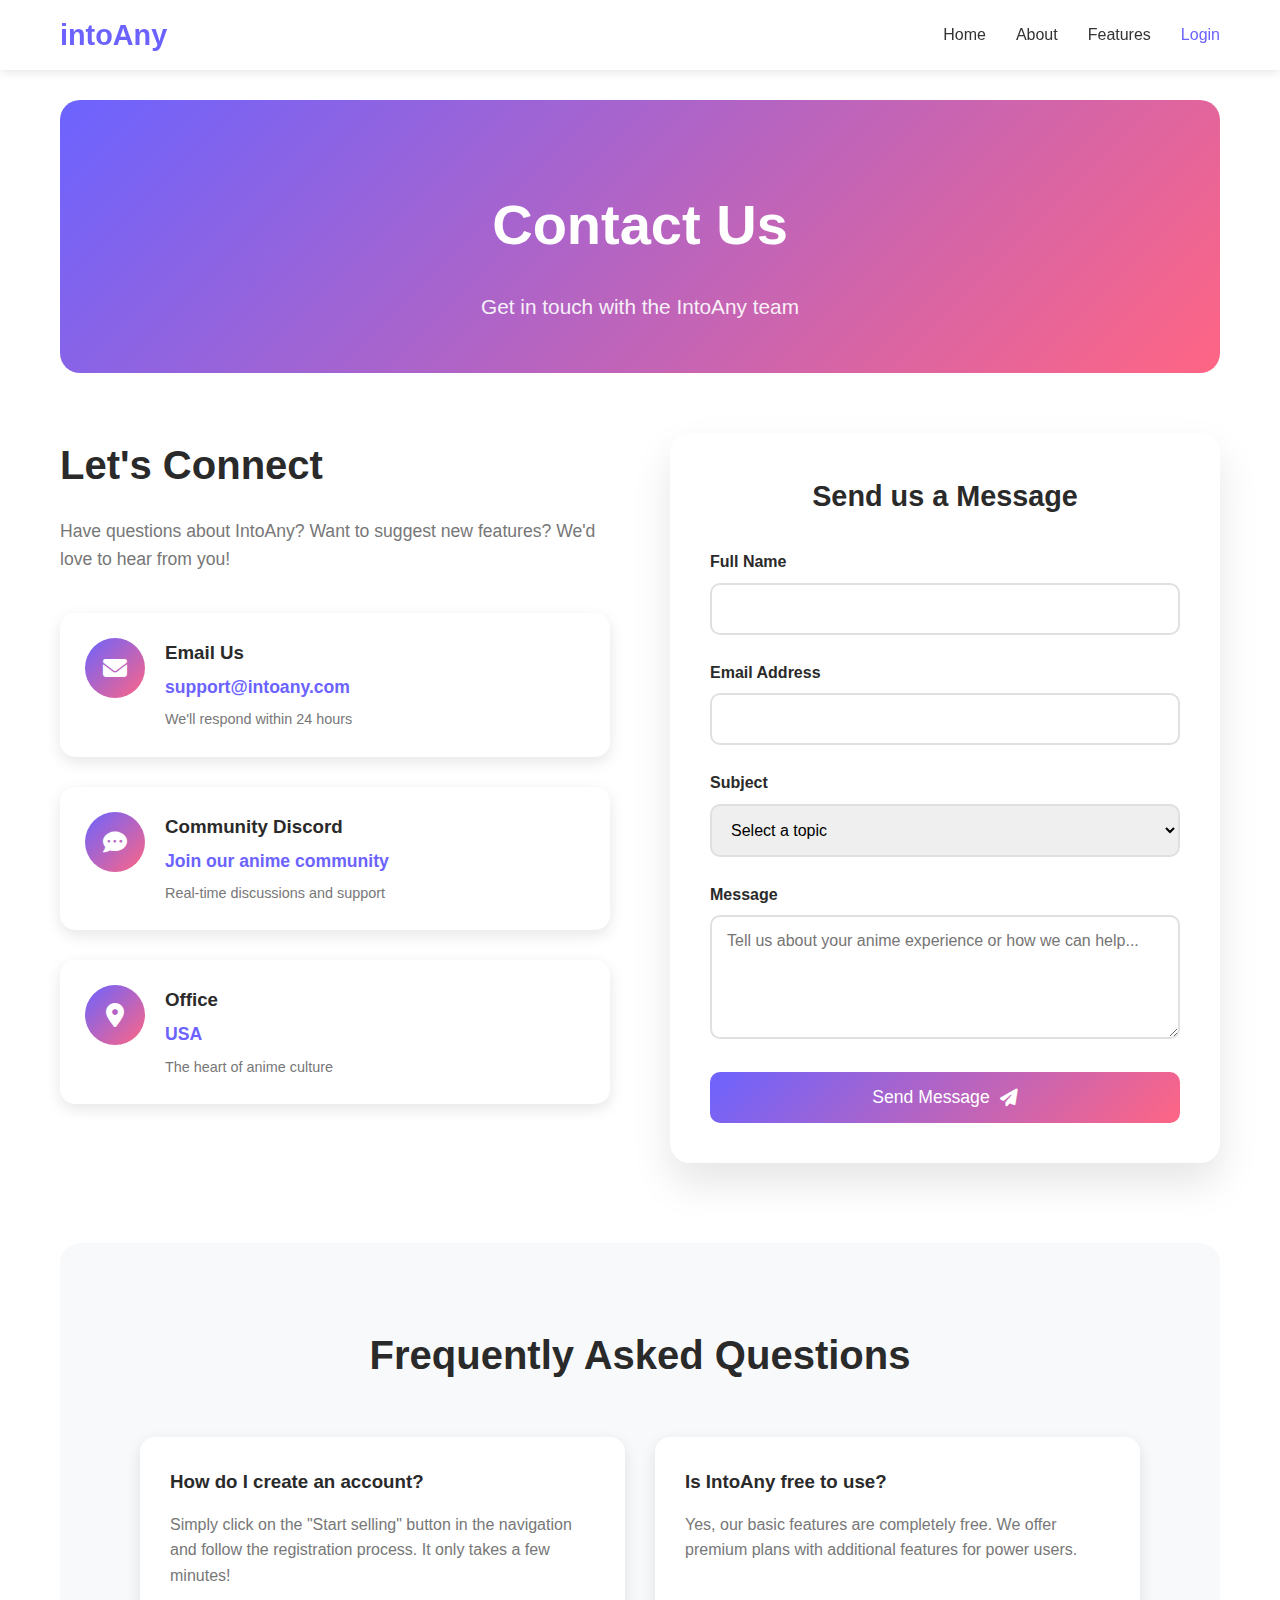
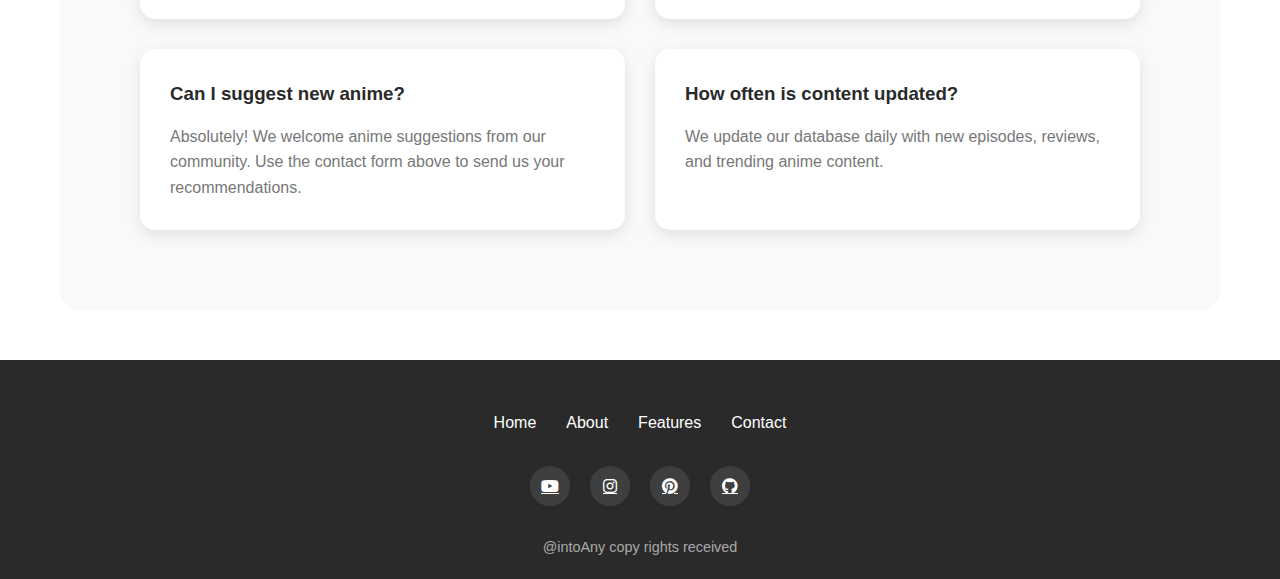
<file: contact.html>
<!DOCTYPE html>
<html lang="en">
<head>
    <meta charset="UTF-8">
    <meta name="viewport" content="width=device-width, initial-scale=1.0">
    <meta name="description" content="Contact IntoAny - Get in touch with our anime community">
    <title>Contact</title>
    <link rel="stylesheet" href="./css/main.css">
    <link rel="icon" href="./icon.png">
    <link rel="stylesheet" href="https://cdnjs.cloudflare.com/ajax/libs/font-awesome/6.4.0/css/all.min.css">
</head>
<body>
    <!-- Navigation -->
    <nav class="navbar">
        <div class="nav-container">
            <div class="nav-logo">
                <a href="index.html">intoAny</a>
            </div>
            <div class="nav-menu">
                <a href="./index.html" class="nav-link">Home</a>
                <a href="./about.html" class="nav-link">About</a>
                <a href="./features.html" class="nav-link">Features</a>
                <a href="#" class="nav-link login-btn">Login</a>
            </div>
            <div class="hamburger">
                <span class="bar"></span>
                <span class="bar"></span>
                <span class="bar"></span>
            </div>
        </div>
    </nav>

    <!-- Main Content -->
    <main class="page-container">
        <section class="page-hero">
            <div class="page-hero-content">
                <h1>Contact Us</h1>
                <p>Get in touch with the IntoAny team</p>
            </div>
        </section>

        <section class="contact-section">
            <div class="contact-container">
                <div class="contact-info">
                    <h2>Let's Connect</h2>
                    <p>Have questions about IntoAny? Want to suggest new features? We'd love to hear from you!</p>
                    
                    <div class="contact-methods">
                        <article class="contact-method">
                            <div class="method-icon">
                                <i class="fas fa-envelope"></i>
                            </div>
                            <div class="method-info">
                                <h3>Email Us</h3>
                                <p>support@intoany.com</p>
                                <span>We'll respond within 24 hours</span>
                            </div>
                        </article>

                        <article class="contact-method">
                            <div class="method-icon">
                                <i class="fas fa-comment-dots"></i>
                            </div>
                            <div class="method-info">
                                <h3>Community Discord</h3>
                                <p>Join our anime community</p>
                                <span>Real-time discussions and support</span>
                            </div>
                        </article>

                        <article class="contact-method">
                            <div class="method-icon">
                                <i class="fas fa-map-marker-alt"></i>
                            </div>
                            <div class="method-info">
                                <h3>Office</h3>
                                <p>USA</p>
                                <span>The heart of anime culture</span>
                            </div>
                        </article>
                    </div>
                </div>

                <aside class="contact-form-container">
                    <form class="contact-form" id="contactForm">
                        <h3>Send us a Message</h3>
                        
                        <div class="form-group">
                            <label for="name">Full Name</label>
                            <input type="text" id="name" name="name" required>
                        </div>

                        <div class="form-group">
                            <label for="email">Email Address</label>
                            <input type="email" id="email" name="email" required>
                        </div>

                        <div class="form-group">
                            <label for="subject">Subject</label>
                            <select id="subject" name="subject" required>
                                <option value="">Select a topic</option>
                                <option value="general">General Inquiry</option>
                                <option value="support">Technical Support</option>
                                <option value="feature">Feature Request</option>
                                <option value="partnership">Partnership</option>
                                <option value="other">Other</option>
                            </select>
                        </div>

                        <div class="form-group">
                            <label for="message">Message</label>
                            <textarea id="message" name="message" rows="5" required placeholder="Tell us about your anime experience or how we can help..."></textarea>
                        </div>

                        <button type="submit" class="submit-btn">
                            <span>Send Message</span>
                            <i class="fas fa-paper-plane"></i>
                        </button>
                    </form>
                </aside>
            </div>
        </section>

        <section class="faq-section">
            <div class="faq-container">
                <h2>Frequently Asked Questions</h2>
                <div class="faq-grid">
                    <article class="faq-item">
                        <h3>How do I create an account?</h3>
                        <p>Simply click on the "Start selling" button in the navigation and follow the registration process. It only takes a few minutes!</p>
                    </article>

                    <article class="faq-item">
                        <h3>Is IntoAny free to use?</h3>
                        <p>Yes, our basic features are completely free. We offer premium plans with additional features for power users.</p>
                    </article>

                    <article class="faq-item">
                        <h3>Can I suggest new anime?</h3>
                        <p>Absolutely! We welcome anime suggestions from our community. Use the contact form above to send us your recommendations.</p>
                    </article>

                    <article class="faq-item">
                        <h3>How often is content updated?</h3>
                        <p>We update our database daily with new episodes, reviews, and trending anime content.</p>
                    </article>
                </div>
            </div>
        </section>
    </main>

    <!-- Footer -->
    <footer class="footer">
        <div class="footer-content">
            <div class="footer-links">
                <a href="./index.html">Home</a>
                <a href="./about.html">About</a>
                <a href="./features.html">Features</a>
                <a href="./contact.html">Contact</a>
            </div>
            <div class="social-icons">
                <a href="https://www.youtube.com/@intoAny" aria-label="YouTube"><i class="fab fa-youtube"></i></a>
                <a href="https://www.instagram.com/intoany_?igsh=MWdmZG83OHk0bDVhNw==" aria-label="Instagram"><i class="fab fa-instagram"></i></a>
                <a href="http://www.pinterest.com/intoAny" aria-label="Pinterest"><i class="fab fa-pinterest"></i></a>
                <a href="https://github.com/intoAny" aria-label="GitHub"><i class="fab fa-github"></i></a>
            </div>
            <div class="footer-text">
                <p>@intoAny copy rights received</p>
            </div>
        </div>
    </footer>

    <script src="./js/main.js"></script>
    <script>
        // Contact form handling
        document.getElementById('contactForm').addEventListener('submit', function(e) {
            e.preventDefault();
            alert('Thank you for your message! We will get back to you soon.');
            this.reset();
        });
    </script>
</body>
</html>
</file>
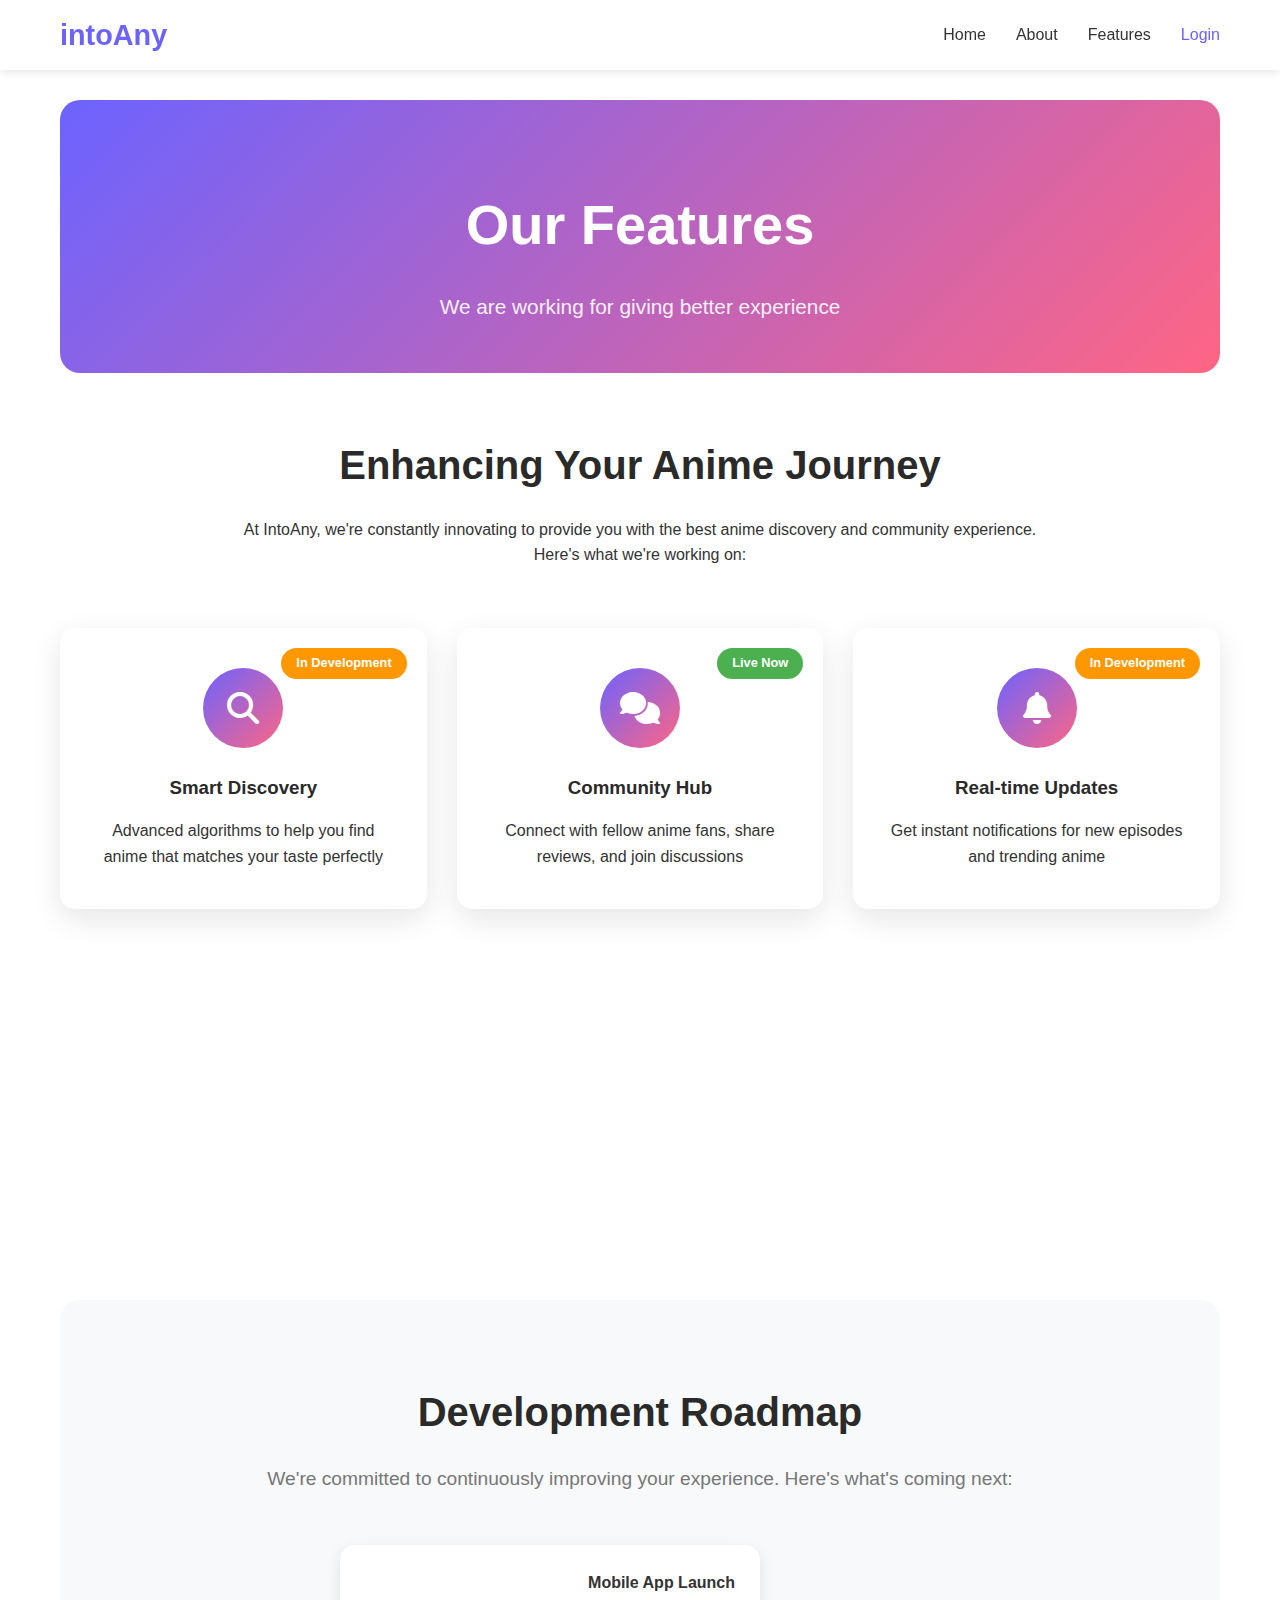
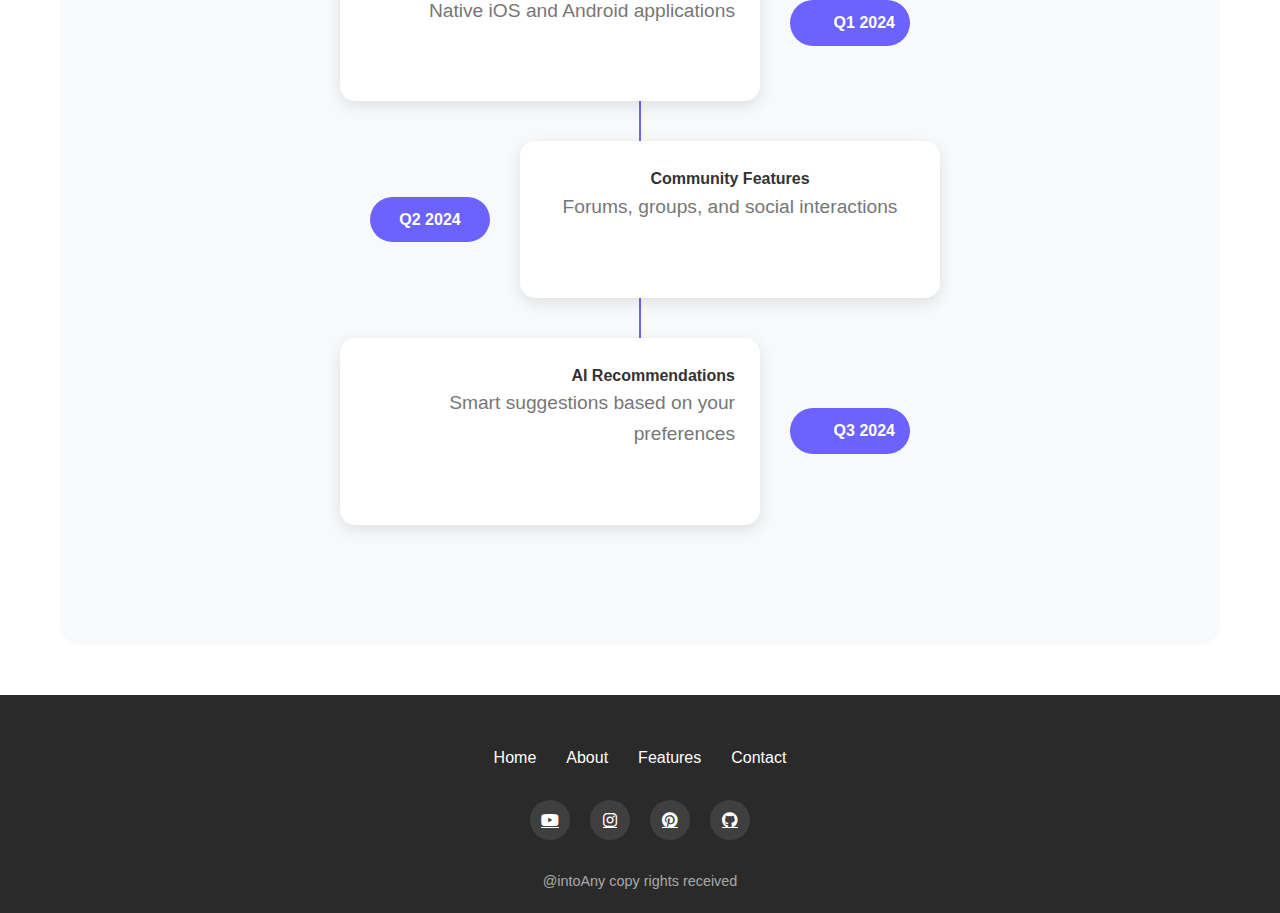
<file: features.html>
<!DOCTYPE html>
<html lang="en">
<head>
    <meta charset="UTF-8">
    <meta name="viewport" content="width=device-width, initial-scale=1.0">
    <meta name="description" content="Discover IntoAny features - We're working to give you the best anime experience">
    <title>Features </title>
    <link rel="stylesheet" href="./css/main.css">
    <link rel="icon" href="./icon.png">
    <link rel="stylesheet" href="https://cdnjs.cloudflare.com/ajax/libs/font-awesome/6.4.0/css/all.min.css">
</head>
<body>
    <!-- Navigation -->
    <nav class="navbar">
        <div class="nav-container">
            <div class="nav-logo">
                <a href="index.html">intoAny</a>
            </div>
            <div class="nav-menu">
                <a href="./index.html" class="nav-link">Home</a>
                <a href="./about.html" class="nav-link">About</a>
                <a href="./features.html" class="nav-link">Features</a>
                <a href="#" class="nav-link login-btn">Login</a>
            </div>
            <div class="hamburger">
                <span class="bar"></span>
                <span class="bar"></span>
                <span class="bar"></span>
            </div>
        </div>
    </nav>

    <!-- Main Content -->
    <main class="page-container">
        <section class="page-hero">
            <div class="page-hero-content">
                <h1>Our Features</h1>
                <p>We are working for giving better experience</p>
            </div>
        </section>

        <section class="features-main">
            <div class="features-intro">
                <h2>Enhancing Your Anime Journey</h2>
                <p>At IntoAny, we're constantly innovating to provide you with the best anime discovery and community experience. Here's what we're working on:</p>
            </div>

            <div class="features-grid">
                <article class="feature-card">
                    <div class="feature-icon">
                        <i class="fas fa-search"></i>
                    </div>
                    <h3>Smart Discovery</h3>
                    <p>Advanced algorithms to help you find anime that matches your taste perfectly</p>
                    <span class="status-badge in-progress">In Development</span>
                </article>

                <article class="feature-card">
                    <div class="feature-icon">
                        <i class="fas fa-comments"></i>
                    </div>
                    <h3>Community Hub</h3>
                    <p>Connect with fellow anime fans, share reviews, and join discussions</p>
                    <span class="status-badge live">Live Now</span>
                </article>

                <article class="feature-card">
                    <div class="feature-icon">
                        <i class="fas fa-bell"></i>
                    </div>
                    <h3>Real-time Updates</h3>
                    <p>Get instant notifications for new episodes and trending anime</p>
                    <span class="status-badge in-progress">In Development</span>
                </article>

                <article class="feature-card">
                    <div class="feature-icon">
                        <i class="fas fa-mobile-alt"></i>
                    </div>
                    <h3>Mobile Experience</h3>
                    <p>Seamless browsing and watching experience across all devices</p>
                    <span class="status-badge coming-soon">Coming Soon</span>
                </article>

                <article class="feature-card">
                    <div class="feature-icon">
                        <i class="fas fa-chart-bar"></i>
                    </div>
                    <h3>Personalized Stats</h3>
                    <p>Track your watching history and get personalized recommendations</p>
                    <span class="status-badge in-progress">In Development</span>
                </article>

                <article class="feature-card">
                    <div class="feature-icon">
                        <i class="fas fa-download"></i>
                    </div>
                    <h3>Offline Viewing</h3>
                    <p>Download your favorite episodes to watch without internet</p>
                    <span class="status-badge coming-soon">Coming Soon</span>
                </article>
            </div>
        </section>

        <section class="roadmap-section">
            <div class="roadmap-content">
                <h2>Development Roadmap</h2>
                <p>We're committed to continuously improving your experience. Here's what's coming next:</p>
                
                <div class="timeline">
                    <div class="timeline-item">
                        <div class="timeline-date">Q1 2024</div>
                        <div class="timeline-content">
                            <h4>Mobile App Launch</h4>
                            <p>Native iOS and Android applications</p>
                        </div>
                    </div>
                    <div class="timeline-item">
                        <div class="timeline-date">Q2 2024</div>
                        <div class="timeline-content">
                            <h4>Community Features</h4>
                            <p>Forums, groups, and social interactions</p>
                        </div>
                    </div>
                    <div class="timeline-item">
                        <div class="timeline-date">Q3 2024</div>
                        <div class="timeline-content">
                            <h4>AI Recommendations</h4>
                            <p>Smart suggestions based on your preferences</p>
                        </div>
                    </div>
                </div>
            </div>
        </section>
    </main>

    <!-- Footer -->
    <footer class="footer">
        <div class="footer-content">
            <div class="footer-links">
                <a href="./index.html">Home</a>
                <a href="./about.html">About</a>
                <a href="./features.html">Features</a>
                <a href="./contact.html">Contact</a>
            </div>
            <div class="social-icons">
                <a href="https://www.youtube.com/@intoAny" aria-label="YouTube"><i class="fab fa-youtube"></i></a>
                <a href="https://www.instagram.com/intoany_?igsh=MWdmZG83OHk0bDVhNw==" aria-label="Instagram"><i class="fab fa-instagram"></i></a>
                <a href="http://www.pinterest.com/intoAny" aria-label="Pinterest"><i class="fab fa-pinterest"></i></a>
                <a href="https://github.com/intoAny" aria-label="GitHub"><i class="fab fa-github"></i></a>
            </div>
            <div class="footer-text">
                <p>@intoAny copy rights received</p>
            </div>
        </div>
    </footer>

    <script src="./js/main.js"></script>
</body>
</html>
</file>
<file: css/main.css>
/* Reset and Base Styles */
* {
    margin: 0;
    padding: 0;
    box-sizing: border-box;
}

:root {
    --primary-color: #6c63ff;
    --secondary-color: #ff6584;
    --dark-color: #2a2a2a;
    --light-color: #f8f9fa;
    --text-color: #333;
    --text-light: #777;
    --transition: all 0.3s ease;
}

body {
    font-family: 'Segoe UI', Tahoma, Geneva, Verdana, sans-serif;
    line-height: 1.6;
    color: var(--text-color);
    overflow-x: hidden;
}

/* Navigation */
.navbar {
    background-color: white;
    box-shadow: 0 2px 10px rgba(0, 0, 0, 0.1);
    position: fixed;
    width: 100%;
    top: 0;
    z-index: 1000;
}

.nav-container {
    max-width: 1200px;
    margin: 0 auto;
    padding: 0 20px;
    display: flex;
    justify-content: space-between;
    align-items: center;
    height: 70px;
}

.nav-logo a {
    font-size: 1.8rem;
    font-weight: 700;
    color: var(--primary-color);
    text-decoration: none;
}

.nav-menu {
    display: flex;
    align-items: center;
    gap: 30px;
}

.nav-link {
    text-decoration: none;
    color: var(--text-color);
    font-weight: 500;
    transition: var(--transition);
}

.nav-link:hover {
    color: var(--primary-color);
}

.login-btn {
    color: var(--primary-color);
}

.start-btn {
    background-color: var(--primary-color);
    color: white;
    padding: 8px 20px;
    border-radius: 30px;
    transition: var(--transition);
}

.start-btn:hover {
    background-color: #5a52e0;
    color: white;
}

.hamburger {
    display: none;
    flex-direction: column;
    cursor: pointer;
}

.bar {
    width: 25px;
    height: 3px;
    background-color: var(--text-color);
    margin: 3px 0;
    transition: var(--transition);
}

/* Hero Section */
.hero {
    display: flex;
    align-items: center;
    justify-content: space-between;
    max-width: 1200px;
    margin: 100px auto 50px;
    padding: 0 20px;
    min-height: 80vh;
}

.hero-content {
    flex: 1;
    padding-right: 40px;
}

.hero-content h1 {
    font-size: 3.5rem;
    margin-bottom: 20px;
    background: linear-gradient(45deg, var(--primary-color), var(--secondary-color));
    -webkit-background-clip: text;
    background-clip: text;
    color: transparent;
}

.hero-content p {
    font-size: 1.2rem;
    color: var(--text-light);
    margin-bottom: 30px;
    max-width: 500px;
}

.register-btn {
    background-color: var(--primary-color);
    color: white;
    border: none;
    padding: 12px 30px;
    font-size: 1.1rem;
    border-radius: 30px;
    cursor: pointer;
    transition: var(--transition);
}

.register-btn:hover {
    background-color: #5a52e0;
    transform: translateY(-3px);
    box-shadow: 0 10px 20px rgba(108, 99, 255, 0.3);
}

.hero-image {
    flex: 1;
    border-radius: 20px;
    overflow: hidden;
    box-shadow: 0 20px 40px rgba(0, 0, 0, 0.1);
}

.hero-image img {
    width: 100%;
    height: auto;
    display: block;
    transition: var(--transition);
}

.hero-image:hover img {
    transform: scale(1.05);
}

/* Products Section */
.products {
    max-width: 1200px;
    margin: 100px auto;
    padding: 0 20px;
}

.products h2 {
    text-align: center;
    font-size: 2.5rem;
    margin-bottom: 50px;
    color: var(--dark-color);
}

.product-grid {
    display: grid;
    grid-template-columns: repeat(auto-fit, minmax(250px, 1fr));
    gap: 30px;
}

.product-card {
    background: white;
    border-radius: 15px;
    overflow: hidden;
    box-shadow: 0 10px 30px rgba(0, 0, 0, 0.1);
    transition: var(--transition);
    opacity: 0;
    transform: translateY(30px);
}

.product-card.visible {
    opacity: 1;
    transform: translateY(0);
}

.product-card:hover {
    transform: translateY(-10px);
    box-shadow: 0 15px 40px rgba(0, 0, 0, 0.15);
}

.product-card img {
    width: 100%;
    height: 200px;
    object-fit: cover;
}

.product-card h3 {
    padding: 15px 20px 5px;
    font-size: 1.3rem;
}

.product-card p {
    padding: 0 20px 20px;
    color: var(--text-light);
}

/* Features Section */
.features {
    max-width: 1200px;
    margin: 100px auto;
    padding: 0 20px;
}

.features h2 {
    text-align: center;
    font-size: 2.5rem;
    margin-bottom: 50px;
    color: var(--dark-color);
}

.feature-list {
    display: grid;
    grid-template-columns: repeat(auto-fit, minmax(300px, 1fr));
    gap: 40px;
}

.feature-item {
    text-align: center;
    padding: 30px;
    border-radius: 15px;
    background: white;
    box-shadow: 0 10px 30px rgba(0, 0, 0, 0.05);
    transition: var(--transition);
    opacity: 0;
    transform: translateY(30px);
}

.feature-item.visible {
    opacity: 1;
    transform: translateY(0);
}

.feature-item:hover {
    transform: translateY(-10px);
    box-shadow: 0 15px 40px rgba(0, 0, 0, 0.1);
}

.feature-item i {
    font-size: 3rem;
    color: var(--primary-color);
    margin-bottom: 20px;
}

.feature-item h3 {
    font-size: 1.5rem;
    margin-bottom: 15px;
}

.feature-item p {
    color: var(--text-light);
}

/* Footer */
.footer {
    background-color: var(--dark-color);
    color: white;
    padding: 50px 0 20px;
}

.footer-content {
    max-width: 1200px;
    margin: 0 auto;
    padding: 0 20px;
    display: flex;
    flex-direction: column;
    align-items: center;
    gap: 30px;
}

.footer-links {
    display: flex;
    gap: 30px;
    flex-wrap: wrap;
    justify-content: center;
}

.footer-links a {
    color: white;
    text-decoration: none;
    transition: var(--transition);
}

.footer-links a:hover {
    color: var(--primary-color);
}

.social-icons {
    display: flex;
    gap: 20px;
}

.social-icons a {
    display: flex;
    align-items: center;
    justify-content: center;
    width: 40px;
    height: 40px;
    background-color: rgba(255, 255, 255, 0.1);
    border-radius: 50%;
    color: white;
    transition: var(--transition);
}

.social-icons a:hover {
    background-color: var(--primary-color);
    transform: translateY(-5px);
}

.footer-text {
    text-align: center;
    color: rgba(255, 255, 255, 0.6);
    font-size: 0.9rem;
}

/* Responsive Design */
@media (max-width: 992px) {
    .hero {
        flex-direction: column;
        text-align: center;
        margin-top: 80px;
    }
    
    .hero-content {
        padding-right: 0;
        margin-bottom: 40px;
    }
    
    .hero-content p {
        margin: 0 auto 30px;
    }
    
    .hero-image {
        width: 80%;
    }
}

@media (max-width: 768px) {
    .hamburger {
        display: flex;
    }
    
    .nav-menu {
        position: fixed;
        left: -100%;
        top: 70px;
        flex-direction: column;
        background-color: white;
        width: 100%;
        text-align: center;
        transition: var(--transition);
        box-shadow: 0 10px 27px rgba(0, 0, 0, 0.05);
        padding: 20px 0;
        gap: 20px;
    }
    
    .nav-menu.active {
        left: 0;
    }
    
    .hero-content h1 {
        font-size: 2.5rem;
    }
    
    .products h2, .features h2 {
        font-size: 2rem;
    }
}

@media (max-width: 576px) {
    .hero-content h1 {
        font-size: 2rem;
    }
    
    .hero-content p {
        font-size: 1rem;
    }
    
    .product-grid {
        grid-template-columns: 1fr;
    }
    
    .feature-list {
        grid-template-columns: 1fr;
    }
    
    .footer-links {
        flex-direction: column;
        gap: 15px;
    }
}


/* Page Container */
.page-container {
    max-width: 1200px;
    margin: 100px auto 50px;
    padding: 0 20px;
}

/* Page Hero Section */
.page-hero {
    text-align: center;
    padding: 80px 0 50px;
    background: linear-gradient(135deg, #6c63ff 0%, #ff6584 100%);
    border-radius: 20px;
    margin-bottom: 60px;
    color: white;
}

.page-hero h1 {
    font-size: 3.5rem;
    margin-bottom: 20px;
}

.page-hero p {
    font-size: 1.3rem;
    opacity: 0.9;
}

/* About Page Styles */
.about-content {
    margin-bottom: 80px;
}

.about-grid {
    display: grid;
    grid-template-columns: 1fr 1fr;
    gap: 60px;
    align-items: center;
}

.about-text h2 {
    font-size: 2.5rem;
    margin-bottom: 20px;
    color: var(--dark-color);
}

.about-text p {
    font-size: 1.1rem;
    margin-bottom: 20px;
    color: var(--text-light);
}

.about-stats {
    display: grid;
    grid-template-columns: repeat(3, 1fr);
    gap: 30px;
    margin-top: 40px;
}

.stat-item {
    text-align: center;
    padding: 20px;
    background: white;
    border-radius: 15px;
    box-shadow: 0 5px 15px rgba(0, 0, 0, 0.1);
}

.stat-item h3 {
    font-size: 2.5rem;
    color: var(--primary-color);
    margin-bottom: 10px;
}

.about-image img {
    width: 100%;
    border-radius: 15px;
    box-shadow: 0 20px 40px rgba(0, 0, 0, 0.1);
}

/* Mission Section */
.mission-section {
    background: var(--light-color);
    padding: 80px 0;
    border-radius: 20px;
    margin-bottom: 60px;
}

.mission-content {
    max-width: 800px;
    margin: 0 auto;
    text-align: center;
}

.mission-content h2 {
    font-size: 2.5rem;
    margin-bottom: 30px;
    color: var(--dark-color);
}

.mission-content p {
    font-size: 1.2rem;
    margin-bottom: 50px;
    color: var(--text-light);
}

.values-grid {
    display: grid;
    grid-template-columns: repeat(auto-fit, minmax(250px, 1fr));
    gap: 30px;
}

.value-card {
    background: white;
    padding: 40px 30px;
    border-radius: 15px;
    text-align: center;
    box-shadow: 0 10px 30px rgba(0, 0, 0, 0.1);
    transition: var(--transition);
}

.value-card:hover {
    transform: translateY(-10px);
}

.value-card i {
    font-size: 3rem;
    color: var(--primary-color);
    margin-bottom: 20px;
}

.value-card h3 {
    margin-bottom: 15px;
    color: var(--dark-color);
}

/* Features Page Styles */
.features-main {
    margin-bottom: 80px;
}

.features-intro {
    text-align: center;
    max-width: 800px;
    margin: 0 auto 60px;
}

.features-intro h2 {
    font-size: 2.5rem;
    margin-bottom: 20px;
    color: var(--dark-color);
}

.features-grid {
    display: grid;
    grid-template-columns: repeat(auto-fit, minmax(350px, 1fr));
    gap: 30px;
}

.feature-card {
    background: white;
    padding: 40px 30px;
    border-radius: 15px;
    text-align: center;
    box-shadow: 0 10px 30px rgba(0, 0, 0, 0.1);
    transition: var(--transition);
    position: relative;
    opacity: 0;
    transform: translateY(30px);
}

.feature-card.visible {
    opacity: 1;
    transform: translateY(0);
}

.feature-card:hover {
    transform: translateY(-10px);
}

.feature-icon {
    width: 80px;
    height: 80px;
    background: linear-gradient(135deg, var(--primary-color), var(--secondary-color));
    border-radius: 50%;
    display: flex;
    align-items: center;
    justify-content: center;
    margin: 0 auto 25px;
}

.feature-icon i {
    font-size: 2rem;
    color: white;
}

.feature-card h3 {
    margin-bottom: 15px;
    color: var(--dark-color);
}

.status-badge {
    position: absolute;
    top: 20px;
    right: 20px;
    padding: 5px 15px;
    border-radius: 20px;
    font-size: 0.8rem;
    font-weight: 600;
}

.status-badge.live {
    background: #4CAF50;
    color: white;
}

.status-badge.in-progress {
    background: #FF9800;
    color: white;
}

.status-badge.coming-soon {
    background: #9C27B0;
    color: white;
}

/* Roadmap Section */
.roadmap-section {
    background: var(--light-color);
    padding: 80px 0;
    border-radius: 20px;
}

.roadmap-content {
    max-width: 800px;
    margin: 0 auto;
    text-align: center;
}

.roadmap-content h2 {
    font-size: 2.5rem;
    margin-bottom: 20px;
    color: var(--dark-color);
}

.roadmap-content p {
    font-size: 1.2rem;
    margin-bottom: 50px;
    color: var(--text-light);
}

.timeline {
    position: relative;
    max-width: 600px;
    margin: 0 auto;
}

.timeline::before {
    content: '';
    position: absolute;
    left: 50%;
    top: 0;
    bottom: 0;
    width: 2px;
    background: var(--primary-color);
    transform: translateX(-50%);
}

.timeline-item {
    display: flex;
    align-items: center;
    margin-bottom: 40px;
    position: relative;
}

.timeline-item:nth-child(odd) {
    flex-direction: row-reverse;
    text-align: right;
}

.timeline-date {
    flex: 0 0 120px;
    background: var(--primary-color);
    color: white;
    padding: 10px 15px;
    border-radius: 25px;
    font-weight: 600;
    margin: 0 30px;
    z-index: 1;
}

.timeline-content {
    flex: 1;
    background: white;
    padding: 25px;
    border-radius: 15px;
    box-shadow: 0 5px 15px rgba(0, 0, 0, 0.1);
}

/* Contact Page Styles */
.contact-section {
    margin-bottom: 80px;
}

.contact-container {
    display: grid;
    grid-template-columns: 1fr 1fr;
    gap: 60px;
    align-items: start;
}

.contact-info h2 {
    font-size: 2.5rem;
    margin-bottom: 20px;
    color: var(--dark-color);
}

.contact-info p {
    font-size: 1.1rem;
    margin-bottom: 40px;
    color: var(--text-light);
}

.contact-methods {
    display: flex;
    flex-direction: column;
    gap: 30px;
}

.contact-method {
    display: flex;
    align-items: flex-start;
    gap: 20px;
    padding: 25px;
    background: white;
    border-radius: 15px;
    box-shadow: 0 5px 15px rgba(0, 0, 0, 0.1);
    transition: var(--transition);
}

.contact-method:hover {
    transform: translateX(10px);
}

.method-icon {
    width: 60px;
    height: 60px;
    background: linear-gradient(135deg, var(--primary-color), var(--secondary-color));
    border-radius: 50%;
    display: flex;
    align-items: center;
    justify-content: center;
    flex-shrink: 0;
}

.method-icon i {
    font-size: 1.5rem;
    color: white;
}

.method-info h3 {
    margin-bottom: 5px;
    color: var(--dark-color);
}

.method-info p {
    font-weight: 600;
    margin-bottom: 5px;
    color: var(--primary-color);
}

.method-info span {
    font-size: 0.9rem;
    color: var(--text-light);
}

/* Contact Form */
.contact-form-container {
    background: white;
    padding: 40px;
    border-radius: 20px;
    box-shadow: 0 20px 40px rgba(0, 0, 0, 0.1);
}

.contact-form h3 {
    font-size: 1.8rem;
    margin-bottom: 30px;
    text-align: center;
    color: var(--dark-color);
}

.form-group {
    margin-bottom: 25px;
}

.form-group label {
    display: block;
    margin-bottom: 8px;
    font-weight: 600;
    color: var(--dark-color);
}

.form-group input,
.form-group select,
.form-group textarea {
    width: 100%;
    padding: 15px;
    border: 2px solid #e0e0e0;
    border-radius: 10px;
    font-size: 1rem;
    transition: var(--transition);
    font-family: inherit;
}

.form-group input:focus,
.form-group select:focus,
.form-group textarea:focus {
    outline: none;
    border-color: var(--primary-color);
    box-shadow: 0 0 0 3px rgba(108, 99, 255, 0.1);
}

.submit-btn {
    width: 100%;
    background: linear-gradient(135deg, var(--primary-color), var(--secondary-color));
    color: white;
    border: none;
    padding: 15px 30px;
    font-size: 1.1rem;
    border-radius: 10px;
    cursor: pointer;
    transition: var(--transition);
    display: flex;
    align-items: center;
    justify-content: center;
    gap: 10px;
}

.submit-btn:hover {
    transform: translateY(-3px);
    box-shadow: 0 10px 20px rgba(108, 99, 255, 0.3);
}

/* FAQ Section */
.faq-section {
    background: var(--light-color);
    padding: 80px 0;
    border-radius: 20px;
}

.faq-container {
    max-width: 1000px;
    margin: 0 auto;
}

.faq-container h2 {
    text-align: center;
    font-size: 2.5rem;
    margin-bottom: 50px;
    color: var(--dark-color);
}

.faq-grid {
    display: grid;
    grid-template-columns: repeat(auto-fit, minmax(400px, 1fr));
    gap: 30px;
}

.faq-item {
    background: white;
    padding: 30px;
    border-radius: 15px;
    box-shadow: 0 5px 15px rgba(0, 0, 0, 0.1);
}

.faq-item h3 {
    margin-bottom: 15px;
    color: var(--dark-color);
}

.faq-item p {
    color: var(--text-light);
}

/* Responsive Design */
@media (max-width: 992px) {
    .about-grid,
    .contact-container {
        grid-template-columns: 1fr;
        gap: 40px;
    }
    
    .page-hero h1 {
        font-size: 2.8rem;
    }
    
    .features-grid {
        grid-template-columns: 1fr;
    }
}

@media (max-width: 768px) {
    .about-stats {
        grid-template-columns: 1fr;
    }
    
    .timeline::before {
        left: 30px;
    }
    
    .timeline-item {
        flex-direction: row !important;
        text-align: left;
    }
    
    .timeline-date {
        flex: 0 0 100px;
        margin: 0 20px 0 0;
    }
    
    .faq-grid {
        grid-template-columns: 1fr;
    }
    
    .contact-form-container {
        padding: 30px 20px;
    }
}

@media (max-width: 576px) {
    .page-hero h1 {
        font-size: 2.2rem;
    }
    
    .page-hero p {
        font-size: 1.1rem;
    }
    
    .about-text h2,
    .mission-content h2,
    .features-intro h2,
    .roadmap-content h2,
    .contact-info h2,
    .faq-container h2 {
        font-size: 2rem;
    }
    
    .values-grid,
    .features-grid {
        grid-template-columns: 1fr;
    }
    
    .contact-method {
        flex-direction: column;
        text-align: center;
    }
}
</file>
